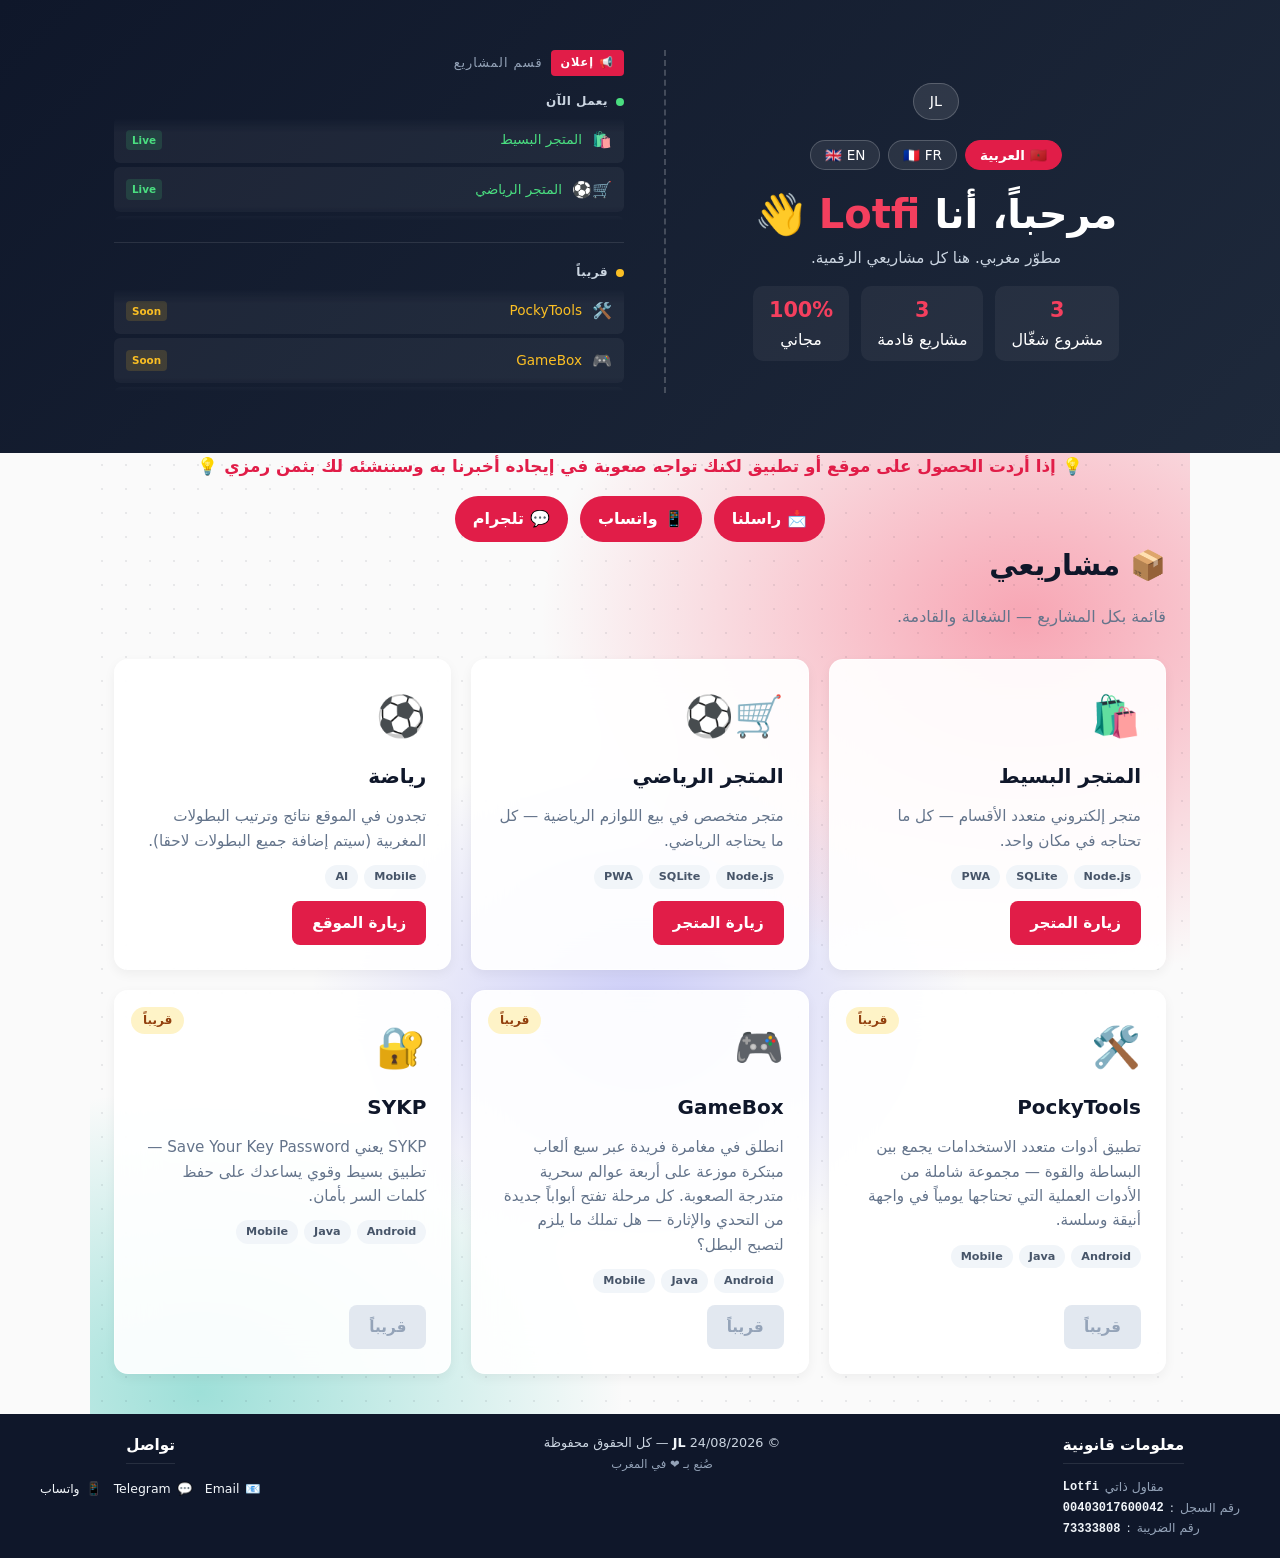
<file: index.html>
<!DOCTYPE html>
<html lang="ar" dir="rtl">
<head>
  <meta charset="UTF-8">
  <meta name="viewport" content="width=device-width, initial-scale=1.0">
  <title id="pageTitle">JL — مشاريعي</title>
      <link rel="stylesheet" href="style.css">
    <link rel="sitemap" type="application/xml" href="/sitemap.xml">
    <meta name="robots" content="index, follow">

  <!-- PWA -->
  <link rel="manifest" href="/manifest.webmanifest">
  <meta name="theme-color" content="#e11d48">
  <meta name="apple-mobile-web-app-capable" content="yes">
  <meta name="apple-mobile-web-app-status-bar-style" content="black-translucent">
  <link rel="apple-touch-icon" href="/icon-192.png">
  <link rel="icon" type="image/png" href="/favicon.png">
</head>
<body>
  <header class="hero">
  <div class="container">
    <div class="hero-content">
      <!-- القسم الأول: معلوماتك -->
      <div class="hero-info">
        <div class="hero-badge">JL</div>
        <div class="lang-switcher">
          <button onclick="setLang('ar')" class="lang-btn" data-lang="ar">🇲🇦 العربية</button>
          <button onclick="setLang('fr')" class="lang-btn" data-lang="fr">🇫🇷 FR</button>
          <button onclick="setLang('en')" class="lang-btn" data-lang="en">🇬🇧 EN</button>
        </div>
        <h1><span data-i18n="welcome">مرحباً، أنا</span> <span class="highlight">Lotfi</span> 👋</h1>
        <p class="hero-sub" data-i18n="heroDesc">مطوّر مغربي. هنا كل مشاريعي الرقمية.</p>
        <div class="hero-stats">
          <div><strong>3</strong> <span data-i18n="statLive">مشروع شغّال</span></div>
          <div><strong>3</strong> <span data-i18n="statUpcoming">مشاريع قادمة</span></div>
          <div><strong>100%</strong> <span data-i18n="statFree">مجاني</span></div>
        </div>
      </div>

      <!-- القسم الثاني: إعلان (Hybrid) -->
<div class="hero-ad">
  <div class="ad-header">
    <span class="ad-icon">📢 <span data-i18n="adLabel">إعلان</span></span>
    <span class="ad-title" data-i18n="adSection">قسم المشاريع</span>
  </div>

  <!-- قسم Live -->
  <div>
    <div class="ad-section-label live">
      <span class="dot"></span>
      <span data-i18n="statusLive">يعمل الآن</span>
    </div>
    <div class="ad-scroll-wrap live-track">
      <div class="ad-scroll-track">
        <div class="ad-project live">
          <span class="icon">🛍️</span>
          <span data-i18n="storeName">المتجر البسيط</span>
          <span class="badge">Live</span>
        </div>
        <div class="ad-project live">
          <span class="icon">🛒⚽</span>
          <span data-i18n="sportsShopName">المتجر الرياضي</span>
          <span class="badge">Live</span>
        </div>
        <div class="ad-project live">
          <span class="icon">⚽</span>
          <span data-i18n="sportName">الرياضة</span>
          <span class="badge">Live</span>
        </div>
        <div class="ad-project live">
          <span class="icon">🛍️</span>
          <span data-i18n="storeName">المتجر البسيط</span>
          <span class="badge">Live</span>
        </div>
        <div class="ad-project live">
          <span class="icon">🛒⚽</span>
          <span data-i18n="sportsShopName">المتجر الرياضي</span>
          <span class="badge">Live</span>
        </div>
        <div class="ad-project live">
          <span class="icon">⚽</span>
          <span data-i18n="sportName">الرياضة</span>
          <span class="badge">Live</span>
        </div>
      </div>
    </div>
  </div>

  <!-- شريط فاصل -->
  <div style="height: 1px; background: rgba(255, 255, 255, 0.1); margin: 4px 0;"></div>

  <!-- قسم Soon -->
  <div>
    <div class="ad-section-label soon">
      <span class="dot"></span>
      <span data-i18n="statusSoon">قريباً</span>
    </div>
    <div class="ad-scroll-wrap soon-track">
      <div class="ad-scroll-track">
        <div class="ad-project soon">
          <span class="icon">🛠️</span>
          <span data-i18n="pockytoolsName">PockyTools</span>
          <span class="badge">Soon</span>
        </div>
        <div class="ad-project soon">
          <span class="icon">🎮</span>
          <span data-i18n="gameboxName">GameBox</span>
          <span class="badge">Soon</span>
        </div>
        <div class="ad-project soon">
          <span class="icon">🔐</span>
          <span data-i18n="SYKPName">SYKP</span>
          <span class="badge">Soon</span>
        </div>
        <div class="ad-project soon">
          <span class="icon">🛠️</span>
          <span data-i18n="pockytoolsName">PockyTools</span>
          <span class="badge">Soon</span>
        </div>
        <div class="ad-project soon">
          <span class="icon">🎮</span>
          <span data-i18n="gameboxName">GameBox</span>
          <span class="badge">Soon</span>
        </div>
        <div class="ad-project soon">
          <span class="icon">🔐</span>
          <span data-i18n="SYKPName">SYKP</span>
          <span class="badge">Soon</span>
        </div>
      </div>
    </div>
  </div>
</div>
</header>            
 <main class="container">
  
  <!--  قبل <section class="projects"> -->
  <div class="cta-banner">
    <p>💡 <span data-i18n="ctabannerTitle">إذا أردت الحصول على موقع أو تطبيق لكنك تواجه صعوبة في إيجاده أخبرنا به وسننشئه لك بثمن رمزي</span> 💡</p>
    
    <div class="cta-buttons">
      <a href="mailto:support@lotfi.ma" class="btn-cta">
        📩 <span data-i18n="ctaEmail">راسلنا</span>
      </a>
      <a href="https://wa.me/212693016974" target="_blank" rel="noopener" class="btn-cta">
        📱 <span data-i18n="ctaWhatsApp">واتساب</span>
      </a>
      <a href="https://t.me/kudojl" target="_blank" rel="noopener" class="btn-cta">
        💬 <span data-i18n="ctaTelegram">Telegram</span>
      </a>
    </div>
  </div>
  
  <section class="projects">
    <h2>📦 <span data-i18n="projectsTitle">مشاريعي</span></h2>
    <p class="muted" data-i18n="projectsDesc">قائمة بكل المشاريع — الشغالة والقادمة.</p>      
            <div class="projects-grid">

        <!-- 🛍️ المتجر البسيط (يعمل الآن) -->
        <article class="project-card" data-status="live">
          <div class="project-icon">🛍️</div>
          <span class="status-badge status-live" data-i18n="statusLive">يعمل الآن</span>
          <h3 data-i18n="storeName">المتجر البسيط</h3>
          <p data-i18n-project="mediatorStore">متجر إلكتروني متعدد الأقسام — كل ما تحتاجه في مكان واحد.</p>
          <div class="tech-stack"><span>Node.js</span><span>SQLite</span><span>PWA</span></div>
          <div class="project-links">
            <a href="https://store.lotfi.ma" class="btn btn-primary" target="_blank" rel="noopener noreferrer" data-i18n="visitStore">🛒 زيارة المتجر</a>
          </div>
        </article>

        <!-- 🛒⚽ المتجر الرياضي (يعمل الآن) -->
        <article class="project-card" data-status="live">
          <div class="project-icon">🛒⚽</div>
          <span class="status-badge status-live" data-i18n="statusLive">يعمل الآن</span>
          <h3 data-i18n="sportsShopName">المتجر الرياضي</h3>
          <p data-i18n-project="sportsShop">متجر متخصص في بيع اللوازم الرياضية — كل ما يحتاجه الرياضي.</p>
          <div class="tech-stack"><span>Node.js</span><span>SQLite</span><span>PWA</span></div>
          <div class="project-links">
            <a href="https://shop.lotfi.ma" class="btn btn-primary" target="_blank" rel="noopener noreferrer" data-i18n="visitStore">🛒 زيارة المتجر</a>
          </div>
        </article>

        <!-- ⚽ الرياضة (يعمل الآن) -->
        <article class="project-card" data-status="live">
          <div class="project-icon">⚽</div>
          <span class="status-badge status-live" data-i18n="statusLive">يعمل الآن</span>
          <h3 data-i18n="sportName">الرياضة</h3>
          <p data-i18n-project="sport">تجدون في الموقع نتائج وترتيب البطولات المغربية (سيتم إضافة جميع البطولات لاحقا).</p>
          <div class="tech-stack"><span>Mobile</span><span>AI</span></div>
          <div class="project-links">
            <a href="https://sport.lotfi.ma" class="btn btn-primary" target="_blank" rel="noopener noreferrer" data-i18n="visitsport">⚽ زيارة الموقع</a>
          </div>
        </article>

        <!-- 🛠️ PockyTools (قريباً) -->
        <article class="project-card" data-status="soon">
          <div class="project-icon">🛠️</div>
          <span class="status-badge status-soon" data-i18n="statusSoon">قريباً</span>
          <h3 data-i18n="pockytoolsName">PockyTools</h3>
          <p data-i18n-project="pockytools">تطبيق أدوات متعدد الاستخدامات يجمع بين البساطة والقوة — مجموعة شاملة من الأدوات العملية التي تحتاجها يومياً في واجهة أنيقة وسلسة.</p>
          <div class="tech-stack"><span>Android</span><span>Java</span><span>Mobile</span></div>
          <div class="project-links">
            <a href="#" class="btn btn-disabled" target="_blank" rel="noopener noreferrer" data-i18n="comingSoon">⏳ قريباً</a>
          </div>
        </article>

        <!-- 🎮 GameBox (قريباً) -->
        <article class="project-card" data-status="soon">
          <div class="project-icon">🎮</div>
          <span class="status-badge status-soon" data-i18n="statusSoon">قريباً</span>
          <h3 data-i18n="gameboxName">GameBox</h3>
          <p data-i18n-project="gamebox">انطلق في مغامرة فريدة عبر سبع ألعاب مبتكرة موزعة على أربعة عوالم سحرية متدرجة الصعوبة. كل مرحلة تفتح أبواباً جديدة من التحدي والإثارة — هل تملك ما يلزم لتصبح البطل؟</p>
          <div class="tech-stack"><span>Android</span><span>Java</span><span>Mobile</span></div>
          <div class="project-links">
            <a href="#" class="btn btn-disabled" target="_blank" rel="noopener noreferrer" data-i18n="comingSoon">⏳ قريباً</a>
          </div>
        </article>

        <!-- 🔐 SYKP (قريباً) -->
        <article class="project-card" data-status="soon">
          <div class="project-icon">🔐</div>
          <span class="status-badge status-soon" data-i18n="statusSoon">قريباً</span>
          <h3 data-i18n="SYKPName">SYKP</h3>
          <p data-i18n-project="SYKP">SYKP يعني Save Your Key Password — تطبيق بسيط وقوي يساعدك على حفظ كلمات السر بأمان.</p>
          <div class="tech-stack"><span>Android</span><span>Java</span><span>Mobile</span></div>
          <div class="project-links">
            <a href="#" class="btn btn-disabled" target="_blank" rel="noopener noreferrer" data-i18n="comingSoon">⏳ قريباً</a>
          </div>
        </article>

      </div>
    </section>

<footer class="site-footer">
  <div class="container">
    <div class="footer-row">

      <!-- اليمين: معلومات قانونية -->
      <div class="footer-section footer-legal">
        <h3 data-i18n="legalTitle">معلومات قانونية</h3>
        <div class="footer-legal-line">
          <div><span data-i18n="aeStatus">مقاول ذاتي</span> <strong>Lotfi</strong></div>
          <div><span data-i18n="aeNumberLabel">السجل</span>: <strong>00403017600042</strong></div>
          <div><span data-i18n="ifLabel">الضريبة</span>: <strong>73333808</strong></div>
        </div>
      </div>

      <!-- الوسط: Copyright -->
      <div class="footer-copy">
        <p>© 24/08/2026 <strong>JL</strong> — <span data-i18n="footerCopy">كل الحقوق محفوظة</span></p>
        <p class="muted small" data-i18n="footerMade">صُنع بـ ❤️ في المغرب</p>
      </div>

      <!-- اليسار: تواصل -->
      <div class="footer-section footer-contact">
        <h3 data-i18n="contactTitle">تواصل</h3>
        <div class="footer-contact-links">
          <a href="mailto:support@lotfi.ma" title="Email">📧 <span>Email</span></a>
          <a href="https://t.me/kudojl" target="_blank" rel="noopener" title="Telegram">💬 <span>Telegram</span></a>
          <a href="https://wa.me/212693016974" target="_blank" rel="noopener" title="WhatsApp">📱 <span>واتساب</span></a>
        </div>
      </div>

    </div>
  </div>
</footer>
    
<script src="translations.js"></script>
  <script src="script.js"></script>

  <!-- PWA Service Worker -->
  <script>
    if ('serviceWorker' in navigator) {
      window.addEventListener('load', () => {
        navigator.serviceWorker.register('/sw.js')
          .then(reg => console.log('✅ SW registered:', reg.scope))
          .catch(err => console.log('❌ SW failed:', err));
      });
    }
  </script>
</body>
</html>
</file>
<file: style.css>
:root {
  --primary: #e11d48;
  --primary-dark: #be123c;
  --bg: #fafafa;
  --surface: #fff;
  --text: #0f172a;
  --muted: #64748b;
  --border: #e2e8f0;
  --shadow: 0 4px 12px rgba(0,0,0,.05);
  --shadow-lg: 0 10px 30px rgba(0,0,0,.1);
}
[hidden] { display: none !important; }
* { box-sizing: border-box; }
body { margin: 0; background: var(--bg); color: var(--text); font-family: 'Cairo','Tajawal',system-ui,sans-serif; line-height: 1.6; }
.container { max-width: 1100px; margin: 0 auto; padding: 0 24px; }
a { text-decoration: none; color: inherit; }
.hero {
  background: linear-gradient(135deg, #0f172a 0%, #1e293b 100%);
  color: #fff;
  padding: 50px 0 60px;
}
.hero-badge {
  display: inline-block; background: rgba(255,255,255,.1);
  padding: 6px 16px; border-radius: 999px; font-size: .9rem; margin-bottom: 20px;
  border: 1px solid rgba(255,255,255,.2);
}
.hero h1 { font-size: clamp(1.6rem, 3.5vw, 2.5rem); margin: 0 0 8px; font-weight: 800; line-height: 1.2; }
.highlight { color: #f43f5e; }
.hero-sub { font-size: 0.95rem; color: #cbd5e1; margin: 0 0 16px; }
.hero-stats { display: flex; gap: 12px; justify-content: center; flex-wrap: wrap; }
.hero-stats > div { padding: 8px 16px; background: rgba(255,255,255,.05); border-radius: 10px; }
.hero-stats strong { display: block; font-size: 1.3rem; color: #f43f5e; }
main {
  padding: 60px 0;
  position: relative;
  background: 
    radial-gradient(circle, rgba(15, 23, 42, 0.08) 1px, transparent 1.5px),
    radial-gradient(ellipse 80% 60% at 85% 15%, rgba(244, 63, 94, 0.45), transparent 55%),
    radial-gradient(ellipse 70% 50% at 10% 85%, rgba(20, 184, 166, 0.40), transparent 55%),
    radial-gradient(ellipse 50% 40% at 50% 50%, rgba(99, 102, 241, 0.30), transparent 60%),
    var(--bg);
  background-size: 24px 24px, 100% 100%, 100% 100%, 100% 100%, 100% 100%;
  background-attachment: scroll;
  background-repeat: repeat, no-repeat, no-repeat, no-repeat, no-repeat;
}
.cta-buttons {
  display: flex;
  gap: 12px;
  justify-content: center;
  flex-wrap: wrap;
  margin-top: 12px;
}

.btn-cta {
  display: inline-flex;
  align-items: center;
  gap: 6px;
  padding: 10px 18px;
  background: var(--primary);
  color: white;
  border-radius: 999px;
  text-decoration: none;
  font-weight: 600;
  transition: all 0.2s;
}
.btn-cta:hover {
  background: var(--primary-dark);
  transform: translateY(-2px);
}
.projects h2 { font-size: 1.8rem; font-weight: 800; margin: 0 0 8px; }
.muted { color: var(--muted); }
.small { font-size: .85rem; }
.projects-grid {
  display: grid;
  grid-template-columns: repeat(auto-fill, minmax(280px, 1fr));
  gap: 20px;
  margin-top: 30px;
}
.project-card {
  background: rgba(255, 255, 255, 0.92);
  backdrop-filter: blur(20px);
  -webkit-backdrop-filter: blur(20px);
  border: 1px solid rgba(255, 255, 255, 0.6);
  border-radius: 14px;
  padding: 24px;
  transition: all .25s ease;
  position: relative;
  display: flex; flex-direction: column; gap: 12px;
  box-shadow: var(--shadow);
}
.project-card:hover { transform: translateY(-4px); box-shadow: var(--shadow-lg); border-color: var(--primary); }
.project-card[data-status="soon"] { opacity: 0.85; }
.project-icon { font-size: 2.5rem; }
.project-card h3 { margin: 0; font-size: 1.25rem; font-weight: 700; }
.project-card p { margin: 0; color: var(--muted); font-size: .95rem; }
.status-badge {
  position: absolute; top: 16px; inset-inline-end: 16px;
  padding: 4px 12px; border-radius: 999px; font-size: .75rem; font-weight: 700;
}
.status-live { background: #dcfce7; color: #166534; }
.status-soon { background: #fef3c7; color: #92400e; }
.status-dev { background: #dbeafe; color: #1e40af; }
.tech-stack { display: flex; flex-wrap: wrap; gap: 6px; }
.tech-stack span {
  font-size: .7rem; padding: 3px 10px; background: #f1f5f9; color: #475569;
  border-radius: 999px; font-weight: 600;
}
.project-links { margin-top: auto; }
.btn {
  display: inline-block; padding: 10px 20px; border-radius: 8px; font-weight: 600;
  border: 0; cursor: pointer; font-family: inherit; font-size: .95rem;
  transition: all .15s;
}
.btn-primary { background: var(--primary); color: #fff; }
.btn-primary:hover { background: var(--primary-dark); }
.btn-ghost { background: transparent; color: #fff; border: 1px solid rgba(255,255,255,.3); }
.btn-ghost:hover { background: rgba(255,255,255,.1); }
.btn-disabled { background: #e2e8f0; color: #94a3b8; cursor: not-allowed; }
.btn-disabled:hover { background: #e2e8f0; }
/* ====== Language Switcher ====== */
.lang-switcher {
  display: flex;
  gap: 8px;
  justify-content: center;
  margin-bottom: 20px;
  flex-wrap: wrap;
}
.lang-btn {
  background: rgba(255, 255, 255, 0.08);
  color: #fff;
  border: 1px solid rgba(255, 255, 255, 0.2);
  padding: 6px 14px;
  border-radius: 999px;
  cursor: pointer;
  font-family: inherit;
  font-size: 0.85rem;
  font-weight: 500;
  transition: all 0.2s ease;
}
.lang-btn:hover {
  background: rgba(255, 255, 255, 0.18);
  transform: translateY(-1px);
}
.lang-btn.active {
  background: var(--primary, #e11d48);
  border-color: var(--primary, #e11d48);
  color: #fff;
  font-weight: 700;
}
/* ====== Hero Split Layout (Hybrid) ====== */
.hero-content {
  display: grid;
  grid-template-columns: 1fr 1.2fr;
  gap: 40px;
  align-items: center;
}
.hero-info { text-align: center; }
.hero-ad {
  padding-inline-start: 40px;
  border-inline-start: 2px dashed rgba(255, 255, 255, 0.2);
  display: flex;
  flex-direction: column;
  gap: 16px;
}
.ad-header {
  display: flex;
  align-items: center;
  gap: 8px;
}
.ad-icon {
  background: var(--primary);
  color: #fff;
  padding: 4px 10px;
  border-radius: 4px;
  font-size: 0.7rem;
  font-weight: 700;
  letter-spacing: 1px;
}
.ad-title {
  font-size: 0.8rem;
  color: #94a3b8;
  text-transform: uppercase;
  letter-spacing: 1px;
}
.ad-section-label {
  display: flex;
  align-items: center;
  gap: 8px;
  font-size: 0.75rem;
  color: #cbd5e1;
  font-weight: 600;
  letter-spacing: 0.5px;
  margin-bottom: 6px;
}
.ad-section-label .dot {
  width: 8px;
  height: 8px;
  border-radius: 50%;
  animation: pulse 2s infinite;
}
.ad-section-label.live .dot { background: #4ade80; }
.ad-section-label.soon .dot { background: #fbbf24; }
@keyframes pulse {
  0%, 100% { opacity: 1; transform: scale(1); }
  50% { opacity: 0.5; transform: scale(1.3); }
}
.ad-scroll-wrap {
  height: 105px;
  overflow: hidden;
  position: relative;
  mask-image: linear-gradient(
    to bottom, transparent 0%, black 15%, black 85%, transparent 100%
  );
  -webkit-mask-image: linear-gradient(
    to bottom, transparent 0%, black 15%, black 85%, transparent 100%
  );
}
.ad-scroll-track {
  display: flex;
  flex-direction: column;
  animation: scroll-up 10s linear infinite;
}
.ad-scroll-track:hover { animation-play-state: paused; }
@keyframes scroll-up {
  0% { transform: translateY(0); }
  100% { transform: translateY(-50%); }
}
.ad-scroll-wrap.live-track .ad-scroll-track { animation-duration: 8s; }
.ad-scroll-wrap.soon-track .ad-scroll-track { animation-duration: 14s; }
.ad-project {
  display: flex;
  align-items: center;
  gap: 10px;
  padding: 10px 12px;
  background: rgba(255, 255, 255, 0.05);
  border-radius: 6px;
  font-size: 0.85rem;
  transition: background 0.2s;
  margin-bottom: 4px;
  flex-shrink: 0;
}
.ad-project:hover { background: rgba(255, 255, 255, 0.1); }
.ad-project .icon { font-size: 1rem; }
.ad-project.live { color: #4ade80; }
.ad-project.soon { color: #fbbf24; }
.ad-project .badge {
  font-size: 0.65rem;
  padding: 2px 6px;
  border-radius: 4px;
  margin-inline-start: auto;
  font-weight: 600;
}
.ad-project.live .badge { background: rgba(74, 222, 128, 0.15); color: #4ade80; }
.ad-project.soon .badge { background: rgba(251, 191, 36, 0.15); color: #fbbf24; }
/* ====== Footer (3 sections, full width, with titles) ====== */
.site-footer {
  background: #0f172a;
  color: #cbd5e1;
  padding: 20px 0;
  margin-top: 40px;
  font-size: 0.8rem;
  line-height: 1.5;
  width: 100vw;
  position: relative;
  left: 50%;
  right: 50%;
  margin-left: -50vw;
  margin-right: -50vw;
  box-sizing: border-box;
}
.footer-row {
  display: flex;
  align-items: flex-start;
  justify-content: space-between;
  gap: 24px;
  flex-wrap: wrap;
  width: 100vw;
  position: relative;
  left: 50%;
  right: 50%;
  margin-left: -50vw;
  margin-right: -50vw;
  padding: 0 40px;
  box-sizing: border-box;
}
.footer-section {
  flex: 0 1 auto;
  min-width: 0;
}
.footer-section h3 {
  color: #fff;
  font-size: 0.95rem;
  font-weight: 700;
  margin: 0 0 14px;
  white-space: nowrap;
  padding-bottom: 6px;
  border-bottom: 1px solid rgba(255, 255, 255, 0.1);
}
.footer-legal {
  display: flex;
  flex-direction: column;
  align-items: flex-end;
}
.footer-legal-line {
  display: flex;
  flex-direction: column;
  align-items: flex-end;
  gap: 2px;
  font-size: 0.78rem;
  line-height: 1.5;
}
.footer-legal-line > div {
  display: flex;
  justify-content: flex-end;
  gap: 6px;
  align-items: center;
}
.footer-legal-line .legal-number {
  color: #f1f5f9;
  font-family: 'Courier New', monospace;
  font-weight: 700;
  font-size: 0.78rem;
}
.footer-legal-line strong {
  color: #f1f5f9;
  font-family: 'Courier New', monospace;
  font-size: 0.75rem;
  font-weight: 700;
}
.footer-legal-line > div > span {
  color: #94a3b8;
}
.footer-contact {
  display: flex;
  flex-direction: column;
  align-items: center;
}
.footer-contact-links {
  display: flex;
  flex-direction: row;
  gap: 12px;
  align-items: center;
  flex-wrap: wrap;
  justify-content: center;
}
.footer-contact-links a {
  display: inline-flex;
  align-items: center;
  gap: 6px;
  color: #f1f5f9;
  text-decoration: none;
  font-size: 0.78rem;
  padding: 2px 0;
  transition: color 0.2s;
  white-space: nowrap;
}
.footer-contact-links a:hover { color: var(--primary); }
.footer-copy {
  flex: 0 0 auto;
  text-align: center;
  min-width: 200px;
}
.footer-copy p {
  margin: 0;
  line-height: 1.4;
  font-size: 0.8rem;
}
.footer-copy p + p {
  margin-top: 4px;
  color: #94a3b8;
  font-size: 0.72rem;
}
.footer-copy strong { color: #f1f5f9; }
@media (max-width: 600px) {
  .footer-row {
    flex-direction: column;
    gap: 20px;
    text-align: center;
  }
  .footer-legal, .footer-contact { align-items: center; }
  .footer-legal-line { justify-content: center; }
}
@media (max-width: 768px) {
  .hero-content { grid-template-columns: 1fr; }
  .hero-ad {
    border-inline-start: none;
    border-top: 2px dashed rgba(255, 255, 255, 0.2);
    padding-inline-start: 0;
    padding-top: 20px;
    margin-top: 20px;
  }
}
@media (max-width: 600px) {
  .hero { padding: 50px 0 60px; }
  .hero-stats { gap: 12px; }
  .hero-stats > div { padding: 8px 16px; }
  .hero-stats strong { font-size: 1.3rem; }
}
/* ============================================
   CTA Banner — Bold + Centered + Red + Glow
   ============================================ */
.cta-banner p {
  text-align: center;
  font-weight: 800;
  color: #e11d48;
  font-size: 1.05rem;
  margin: 0 0 16px;
  animation: cta-glow 1.5s ease-in-out infinite;
}

@keyframes cta-glow {
  0%, 100% {
    opacity: 1;
    text-shadow: 0 0 0px rgba(225, 29, 72, 0);
  }
  50% {
    opacity: 0.8;
    text-shadow: 0 0 20px rgba(225, 29, 72, 0.6),
                 0 0 40px rgba(225, 29, 72, 0.3);
  }
}
</file>
